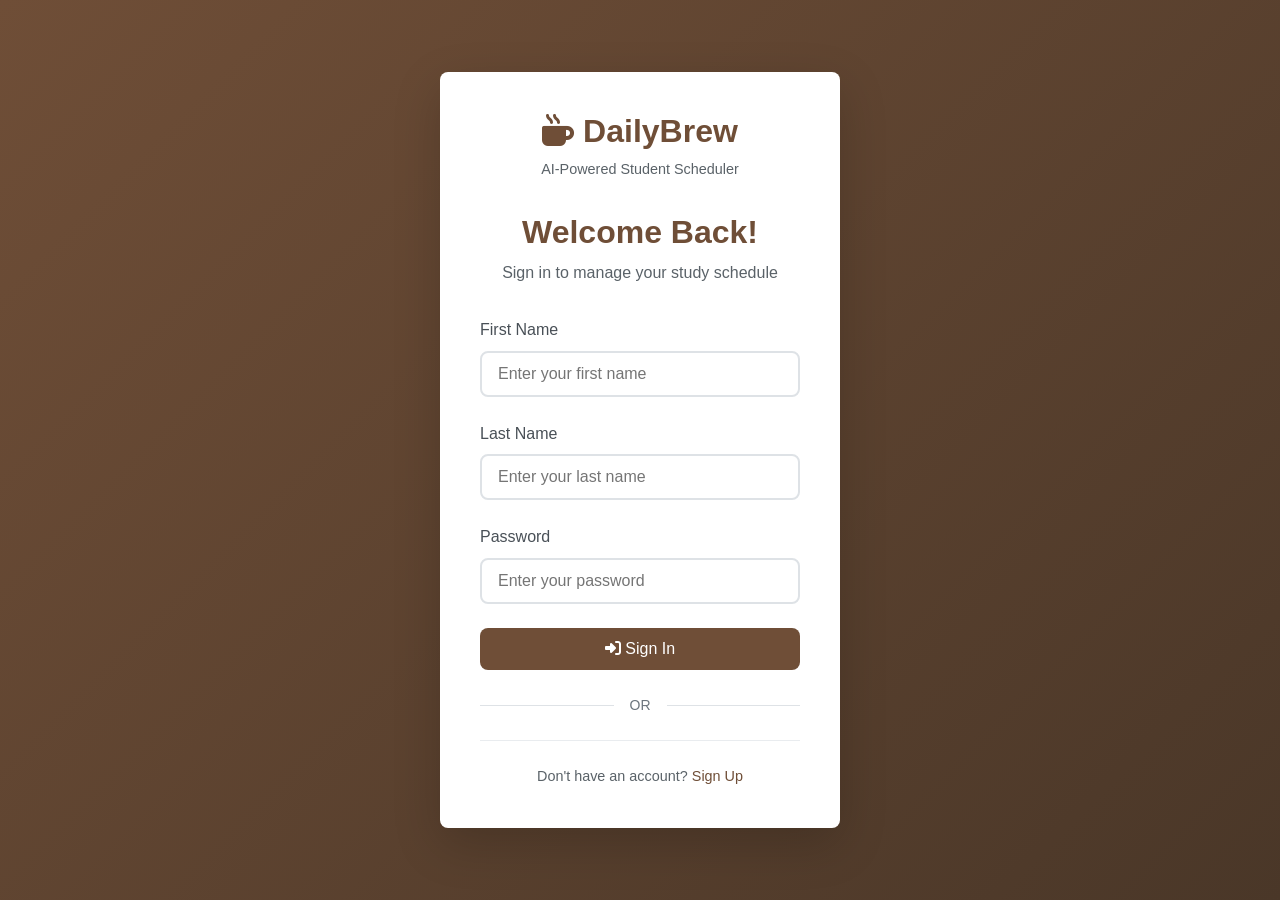
<file: DailyBrew/index.html>
<!DOCTYPE html>
<html lang="en">
<head>
    <meta charset="UTF-8">
    <meta name="viewport" content="width=device-width, initial-scale=1.0">
    <title>DailyBrew - Login</title>
    <link rel="stylesheet" href="css/styles.css">
    <link rel="stylesheet" href="https://cdnjs.cloudflare.com/ajax/libs/font-awesome/6.4.0/css/all.min.css">
    <style>
        /* Additional styles for login page */
        .login-welcome {
            text-align: center;
            margin-bottom: 2rem;
        }
        
        .login-welcome h2 {
            color: var(--primary-color);
            margin-bottom: 0.5rem;
        }
        
        .login-welcome p {
            color: var(--gray-600);
        }
        
        .divider {
            display: flex;
            align-items: center;
            margin: 1.5rem 0;
        }
        
        .divider::before,
        .divider::after {
            content: '';
            flex: 1;
            border-bottom: 1px solid var(--gray-300);
        }
        
        .divider span {
            padding: 0 1rem;
            color: var(--gray-500);
            font-size: 0.875rem;
        }
    </style>
</head>
<body>
    <div class="auth-container">
        <div class="auth-card">
            <div class="auth-logo">
                <h1><i class="fas fa-mug-hot"></i> DailyBrew</h1>
                <p>AI-Powered Student Scheduler</p>
            </div>
            
            <div class="login-welcome">
                <h2>Welcome Back!</h2>
                <p>Sign in to manage your study schedule</p>
            </div>
            
            <form id="loginForm">
                <div class="form-group">
                    <label for="firstName">First Name</label>
                    <input type="text" id="firstName" name="firstName" class="form-control" placeholder="Enter your first name" required>
                </div>
                
                <div class="form-group">
                    <label for="lastName">Last Name</label>
                    <input type="text" id="lastName" name="lastName" class="form-control" placeholder="Enter your last name" required>
                </div>
                
                <div class="form-group">
                    <label for="password">Password</label>
                    <input type="password" id="password" name="password" class="form-control" placeholder="Enter your password" required>
                </div>
                
                <button type="submit" class="btn btn-primary">
                    <i class="fas fa-sign-in-alt"></i> Sign In
                </button>
                
                <div id="loginError" class="error-message" style="display: none; text-align: center; margin-top: 1rem;"></div>
            </form>
            
            <div class="divider">
                <span>OR</span>
            </div>
            
            <div class="auth-footer">
                <p>Don't have an account? <a href="signup.html">Sign Up</a></p>
            </div>
        </div>
    </div>
    
    <div class="loading-overlay" id="loadingOverlay">
        <div class="spinner"></div>
    </div>
    
    <div class="toast-container" id="toastContainer"></div>
    
    <script src="js/auth.js"></script>
    <script>
        // Check if already logged in
        checkAuthStatus();
        
        async function checkAuthStatus() {
            try {
                const response = await fetch('php/auth.php?action=check');
                const result = await response.json();
                
                if (result.error === false && result.data.authenticated) {
                    // Already logged in, redirect to dashboard
                    window.location.href = 'dashboard.html';
                }
            } catch (error) {
                console.error('Auth check failed:', error);
            }
        }
        
        // Handle login form submission
        document.getElementById('loginForm').addEventListener('submit', async function(e) {
            e.preventDefault();
            
            const firstName = document.getElementById('firstName').value.trim();
            const lastName = document.getElementById('lastName').value.trim();
            const password = document.getElementById('password').value;
            const errorDiv = document.getElementById('loginError');
            
            if (!firstName || !lastName || !password) {
                showError('Please fill in all fields');
                return;
            }
            
            showLoading();
            errorDiv.style.display = 'none';
            
            try {
                const response = await fetch('php/auth.php?action=login', {
                    method: 'POST',
                    headers: {
                        'Content-Type': 'application/json'
                    },
                    body: JSON.stringify({
                        first_name: firstName,
                        last_name: lastName,
                        password: password
                    })
                });
                
                const result = await response.json();
                
                if (result.error) {
                    showError(result.message);
                } else {
                    // Redirect to dashboard
                    window.location.href = 'dashboard.html';
                }
            } catch (error) {
                showError('Login failed. Please try again.');
            } finally {
                hideLoading();
            }
        });
        
        function showError(message) {
            const errorDiv = document.getElementById('loginError');
            errorDiv.textContent = message;
            errorDiv.style.display = 'block';
        }
        
        function showLoading() {
            document.getElementById('loadingOverlay').classList.add('active');
        }
        
        function hideLoading() {
            document.getElementById('loadingOverlay').classList.remove('active');
        }
        
        function showToast(message, type = 'info') {
            const container = document.getElementById('toastContainer');
            const toast = document.createElement('div');
            toast.className = `toast ${type}`;
            toast.innerHTML = `
                <i class="toast-icon fas fa-${type === 'success' ? 'check-circle' : type === 'error' ? 'exclamation-circle' : 'info-circle'}"></i>
                <span class="toast-message">${message}</span>
                <button class="toast-close" onclick="this.parentElement.remove()">
                    <i class="fas fa-times"></i>
                </button>
            `;
            container.appendChild(toast);
            
            setTimeout(() => {
                toast.remove();
            }, 5000);
        }
    </script>
</body>
</html>
</file>
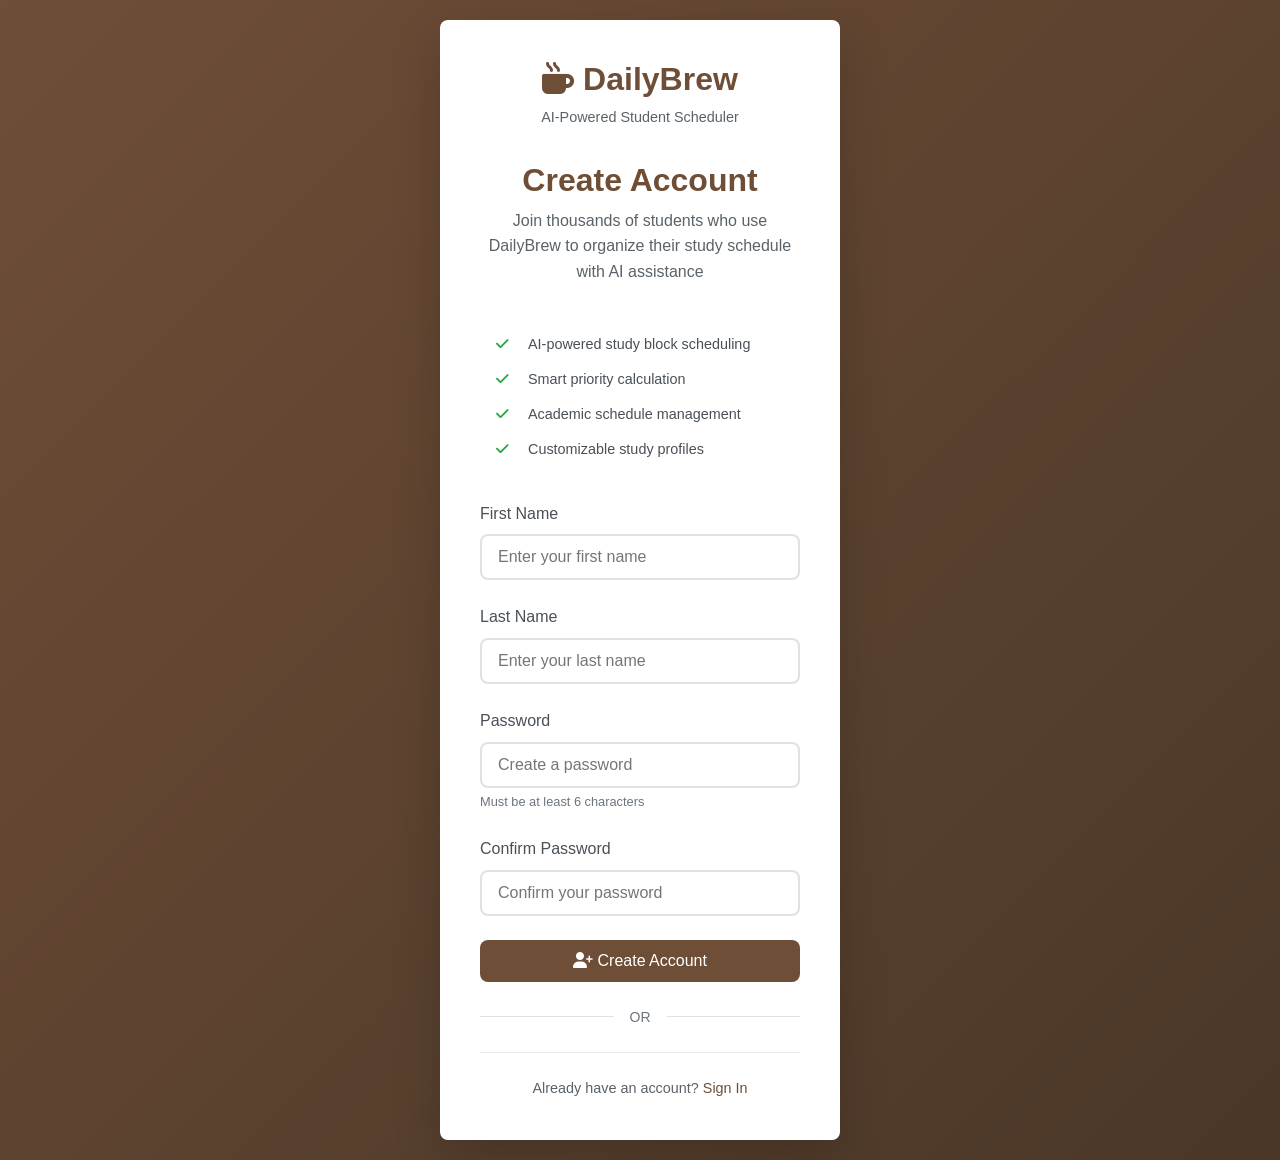
<file: DailyBrew/signup.html>
<!DOCTYPE html>
<html lang="en">
<head>
    <meta charset="UTF-8">
    <meta name="viewport" content="width=device-width, initial-scale=1.0">
    <title>DailyBrew - Sign Up</title>
    <link rel="stylesheet" href="css/styles.css">
    <link rel="stylesheet" href="https://cdnjs.cloudflare.com/ajax/libs/font-awesome/6.4.0/css/all.min.css">
    <style>
        /* Additional styles for signup page */
        .signup-intro {
            text-align: center;
            margin-bottom: 2rem;
        }
        
        .signup-intro h2 {
            color: var(--primary-color);
            margin-bottom: 0.5rem;
        }
        
        .signup-intro p {
            color: var(--gray-600);
            line-height: 1.6;
        }
        
        .features-list {
            display: flex;
            flex-direction: column;
            gap: 0.75rem;
            margin-bottom: 1.5rem;
            padding: 1rem;
            background: var(--gray-50);
            border-radius: var(--border-radius);
        }
        
        .feature-item {
            display: flex;
            align-items: center;
            gap: 0.75rem;
            color: var(--gray-700);
            font-size: 0.9rem;
        }
        
        .feature-item i {
            color: var(--success-color);
            width: 20px;
        }
        
        .divider {
            display: flex;
            align-items: center;
            margin: 1.5rem 0;
        }
        
        .divider::before,
        .divider::after {
            content: '';
            flex: 1;
            border-bottom: 1px solid var(--gray-300);
        }
        
        .divider span {
            padding: 0 1rem;
            color: var(--gray-500);
            font-size: 0.875rem;
        }
        
        .password-requirements {
            font-size: 0.8rem;
            color: var(--gray-500);
            margin-top: 0.25rem;
        }
    </style>
</head>
<body>
    <div class="auth-container">
        <div class="auth-card">
            <div class="auth-logo">
                <h1><i class="fas fa-mug-hot"></i> DailyBrew</h1>
                <p>AI-Powered Student Scheduler</p>
            </div>
            
            <div class="signup-intro">
                <h2>Create Account</h2>
                <p>Join thousands of students who use DailyBrew to organize their study schedule with AI assistance</p>
            </div>
            
            <div class="features-list">
                <div class="feature-item">
                    <i class="fas fa-check"></i>
                    <span>AI-powered study block scheduling</span>
                </div>
                <div class="feature-item">
                    <i class="fas fa-check"></i>
                    <span>Smart priority calculation</span>
                </div>
                <div class="feature-item">
                    <i class="fas fa-check"></i>
                    <span>Academic schedule management</span>
                </div>
                <div class="feature-item">
                    <i class="fas fa-check"></i>
                    <span>Customizable study profiles</span>
                </div>
            </div>
            
            <form id="signupForm">
                <div class="form-group">
                    <label for="firstName">First Name</label>
                    <input type="text" id="firstName" name="firstName" class="form-control" placeholder="Enter your first name" required>
                </div>
                
                <div class="form-group">
                    <label for="lastName">Last Name</label>
                    <input type="text" id="lastName" name="lastName" class="form-control" placeholder="Enter your last name" required>
                </div>
                
                <div class="form-group">
                    <label for="password">Password</label>
                    <input type="password" id="password" name="password" class="form-control" placeholder="Create a password" required>
                    <p class="password-requirements">Must be at least 6 characters</p>
                </div>
                
                <div class="form-group">
                    <label for="confirmPassword">Confirm Password</label>
                    <input type="password" id="confirmPassword" name="confirmPassword" class="form-control" placeholder="Confirm your password" required>
                </div>
                
                <button type="submit" class="btn btn-primary">
                    <i class="fas fa-user-plus"></i> Create Account
                </button>
                
                <div id="signupError" class="error-message" style="display: none; text-align: center; margin-top: 1rem;"></div>
            </form>
            
            <div class="divider">
                <span>OR</span>
            </div>
            
            <div class="auth-footer">
                <p>Already have an account? <a href="index.html">Sign In</a></p>
            </div>
        </div>
    </div>
    
    <div class="loading-overlay" id="loadingOverlay">
        <div class="spinner"></div>
    </div>
    
    <div class="toast-container" id="toastContainer"></div>
    
    <script>
        // Check if already logged in
        checkAuthStatus();
        
        async function checkAuthStatus() {
            try {
                const response = await fetch('php/auth.php?action=check');
                const result = await response.json();
                
                if (result.error === false && result.data.authenticated) {
                    window.location.href = 'dashboard.html';
                }
            } catch (error) {
                console.error('Auth check failed:', error);
            }
        }
        
        // Handle signup form submission
        document.getElementById('signupForm').addEventListener('submit', async function(e) {
            e.preventDefault();
            
            const firstName = document.getElementById('firstName').value.trim();
            const lastName = document.getElementById('lastName').value.trim();
            const password = document.getElementById('password').value;
            const confirmPassword = document.getElementById('confirmPassword').value;
            const errorDiv = document.getElementById('signupError');
            
            if (!firstName || !lastName || !password || !confirmPassword) {
                showError('Please fill in all fields');
                return;
            }
            
            if (password.length < 6) {
                showError('Password must be at least 6 characters');
                return;
            }
            
            if (password !== confirmPassword) {
                showError('Passwords do not match');
                return;
            }
            
            showLoading();
            errorDiv.style.display = 'none';
            
            try {
                const response = await fetch('php/auth.php?action=signup', {
                    method: 'POST',
                    headers: {
                        'Content-Type': 'application/json'
                    },
                    body: JSON.stringify({
                        first_name: firstName,
                        last_name: lastName,
                        password: password,
                        confirm_password: confirmPassword
                    })
                });
                
                const result = await response.json();
                
                if (result.error) {
                    showError(result.message);
                } else {
                    showToast('Account created successfully! Redirecting...', 'success');
                    setTimeout(() => {
                        window.location.href = 'dashboard.html';
                    }, 1500);
                }
            } catch (error) {
                showError('Signup failed. Please try again.');
            } finally {
                hideLoading();
            }
        });
        
        function showError(message) {
            const errorDiv = document.getElementById('signupError');
            errorDiv.textContent = message;
            errorDiv.style.display = 'block';
        }
        
        function showLoading() {
            document.getElementById('loadingOverlay').classList.add('active');
        }
        
        function hideLoading() {
            document.getElementById('loadingOverlay').classList.remove('active');
        }
        
        function showToast(message, type = 'info') {
            const container = document.getElementById('toastContainer');
            const toast = document.createElement('div');
            toast.className = `toast ${type}`;
            toast.innerHTML = `
                <i class="toast-icon fas fa-${type === 'success' ? 'check-circle' : type === 'error' ? 'exclamation-circle' : 'info-circle'}"></i>
                <span class="toast-message">${message}</span>
                <button class="toast-close" onclick="this.parentElement.remove()">
                    <i class="fas fa-times"></i>
                </button>
            `;
            container.appendChild(toast);
            
            setTimeout(() => {
                toast.remove();
            }, 5000);
        }
    </script>
</body>
</html>
</file>
<file: DailyBrew/css/styles.css>
/**
 * DailyBrew - Main Stylesheet
 * Student AI Scheduler Webapp
 */

/* ===== CSS Variables ===== */
:root {
    --primary-color: #6f4e37;
    --primary-light: #8b7355;
    --primary-dark: #4a3728;
    --secondary-color: #c4a77d;
    --accent-color: #e8d5b7;
    --success-color: #28a745;
    --warning-color: #ffc107;
    --danger-color: #dc3545;
    --info-color: #17a2b8;
    --dark-color: #343a40;
    --light-color: #f8f9fa;
    --white: #ffffff;
    --gray-100: #f8f9fa;
    --gray-200: #e9ecef;
    --gray-300: #dee2e6;
    --gray-400: #ced4da;
    --gray-500: #6c757d;
    --gray-600: #5a6268;
    --gray-700: #495057;
    --gray-800: #343a40;
    --shadow-sm: 0 0.125rem 0.25rem rgba(0, 0, 0, 0.075);
    --shadow-md: 0 0.5rem 1rem rgba(0, 0, 0, 0.15);
    --shadow-lg: 0 1rem 3rem rgba(0, 0, 0, 0.175);
    --border-radius: 0.5rem;
    --transition: all 0.3s ease;
}

/* ===== Base Styles ===== */
* {
    margin: 0;
    padding: 0;
    box-sizing: border-box;
}

body {
    font-family: 'Segoe UI', Tahoma, Geneva, Verdana, sans-serif;
    font-size: 16px;
    line-height: 1.6;
    color: var(--gray-800);
    background-color: var(--gray-100);
    min-height: 100vh;
}

a {
    text-decoration: none;
    color: var(--primary-color);
    transition: var(--transition);
}

a:hover {
    color: var(--primary-dark);
}

/* ===== Typography ===== */
h1, h2, h3, h4, h5, h6 {
    font-weight: 600;
    line-height: 1.2;
    margin-bottom: 1rem;
}

h1 { font-size: 2.5rem; }
h2 { font-size: 2rem; }
h3 { font-size: 1.75rem; }
h4 { font-size: 1.5rem; }
h5 { font-size: 1.25rem; }
h6 { font-size: 1rem; }

/* ===== Authentication Pages ===== */
.auth-container {
    min-height: 100vh;
    display: flex;
    align-items: center;
    justify-content: center;
    background: linear-gradient(135deg, var(--primary-color) 0%, var(--primary-dark) 100%);
    padding: 20px;
}

.auth-card {
    background: var(--white);
    border-radius: var(--border-radius);
    box-shadow: var(--shadow-lg);
    padding: 2.5rem;
    width: 100%;
    max-width: 400px;
    animation: fadeIn 0.5s ease;
}

.auth-logo {
    text-align: center;
    margin-bottom: 2rem;
}

.auth-logo h1 {
    color: var(--primary-color);
    font-size: 2rem;
    margin-bottom: 0.5rem;
}

.auth-logo p {
    color: var(--gray-600);
    font-size: 0.9rem;
}

.form-group {
    margin-bottom: 1.5rem;
}

.form-group label {
    display: block;
    margin-bottom: 0.5rem;
    font-weight: 500;
    color: var(--gray-700);
}

.form-control {
    width: 100%;
    padding: 0.75rem 1rem;
    font-size: 1rem;
    border: 2px solid var(--gray-300);
    border-radius: var(--border-radius);
    transition: var(--transition);
    background: var(--white);
}

.form-control:focus {
    outline: none;
    border-color: var(--primary-color);
    box-shadow: 0 0 0 3px rgba(111, 78, 55, 0.1);
}

.form-control.error {
    border-color: var(--danger-color);
}

.error-message {
    color: var(--danger-color);
    font-size: 0.875rem;
    margin-top: 0.25rem;
}

.btn {
    display: inline-block;
    padding: 0.75rem 1.5rem;
    font-size: 1rem;
    font-weight: 500;
    text-align: center;
    border: none;
    border-radius: var(--border-radius);
    cursor: pointer;
    transition: var(--transition);
    width: 100%;
}

.btn-primary {
    background: var(--primary-color);
    color: var(--white);
}

.btn-primary:hover {
    background: var(--primary-dark);
    color: var(--white);
    transform: translateY(-2px);
    box-shadow: var(--shadow-md);
}

.btn-secondary {
    background: var(--gray-200);
    color: var(--gray-700);
}

.btn-secondary:hover {
    background: var(--gray-300);
}

.btn-success {
    background: var(--success-color);
    color: var(--white);
}

.btn-success:hover {
    background: #218838;
}

.btn-danger {
    background: var(--danger-color);
    color: var(--white);
}

.btn-danger:hover {
    background: #c82333;
}

.btn-sm {
    padding: 0.5rem 1rem;
    font-size: 0.875rem;
    width: auto;
}

.auth-footer {
    text-align: center;
    margin-top: 1.5rem;
    padding-top: 1.5rem;
    border-top: 1px solid var(--gray-200);
}

.auth-footer p {
    color: var(--gray-600);
    font-size: 0.9rem;
}

/* ===== Dashboard Layout ===== */
.dashboard-container {
    display: flex;
    min-height: 100vh;
}

/* Sidebar */
.sidebar {
    width: 260px;
    background: var(--white);
    box-shadow: var(--shadow-md);
    display: flex;
    flex-direction: column;
    position: fixed;
    height: 100vh;
    left: 0;
    top: 0;
    z-index: 1000;
    transition: var(--transition);
}

.sidebar-header {
    padding: 1.5rem;
    border-bottom: 1px solid var(--gray-200);
}

.sidebar-logo {
    display: flex;
    align-items: center;
    gap: 0.75rem;
}

.sidebar-logo h2 {
    color: var(--primary-color);
    font-size: 1.5rem;
    margin: 0;
}

.sidebar-nav {
    flex: 1;
    padding: 1rem 0;
    overflow-y: auto;
}

.nav-item {
    display: flex;
    align-items: center;
    padding: 0.875rem 1.5rem;
    color: var(--gray-700);
    cursor: pointer;
    transition: var(--transition);
    border-left: 3px solid transparent;
}

.nav-item:hover {
    background: var(--gray-100);
    color: var(--primary-color);
}

.nav-item.active {
    background: var(--accent-color);
    color: var(--primary-dark);
    border-left-color: var(--primary-color);
    font-weight: 600;
}

.nav-item i {
    margin-right: 0.75rem;
    width: 20px;
    text-align: center;
}

.sidebar-footer {
    padding: 1rem 1.5rem;
    border-top: 1px solid var(--gray-200);
}

.user-info {
    display: flex;
    align-items: center;
    gap: 0.75rem;
}

.user-avatar {
    width: 40px;
    height: 40px;
    border-radius: 50%;
    background: var(--primary-color);
    color: var(--white);
    display: flex;
    align-items: center;
    justify-content: center;
    font-weight: 600;
}

.user-details {
    flex: 1;
}

.user-name {
    font-weight: 600;
    color: var(--gray-800);
    font-size: 0.9rem;
}

.user-email {
    font-size: 0.8rem;
    color: var(--gray-500);
}

/* Main Content */
.main-content {
    flex: 1;
    margin-left: 260px;
    padding: 2rem;
    background: var(--gray-100);
    min-height: 100vh;
}

.page-header {
    display: flex;
    justify-content: space-between;
    align-items: center;
    margin-bottom: 2rem;
}

.page-title {
    color: var(--gray-800);
    margin: 0;
}

.page-subtitle {
    color: var(--gray-600);
    font-size: 0.9rem;
    margin-top: 0.25rem;
}

/* ===== Cards ===== */
.card {
    background: var(--white);
    border-radius: var(--border-radius);
    box-shadow: var(--shadow-sm);
    margin-bottom: 1.5rem;
    overflow: hidden;
}

.card-header {
    padding: 1rem 1.5rem;
    border-bottom: 1px solid var(--gray-200);
    background: var(--gray-50);
    display: flex;
    justify-content: space-between;
    align-items: center;
}

.card-title {
    font-size: 1.1rem;
    font-weight: 600;
    color: var(--gray-800);
    margin: 0;
}

.card-body {
    padding: 1.5rem;
}

.card-footer {
    padding: 1rem 1.5rem;
    border-top: 1px solid var(--gray-200);
    background: var(--gray-50);
}

/* ===== Calendar ===== */
.calendar-container {
    background: var(--white);
    border-radius: var(--border-radius);
    box-shadow: var(--shadow-sm);
    padding: 1rem;
}

.calendar-header {
    display: flex;
    justify-content: space-between;
    align-items: center;
    margin-bottom: 1rem;
}

.calendar-nav {
    display: flex;
    gap: 0.5rem;
}

.calendar-nav button {
    padding: 0.5rem 1rem;
    border: 1px solid var(--gray-300);
    background: var(--white);
    border-radius: var(--border-radius);
    cursor: pointer;
    transition: var(--transition);
}

.calendar-nav button:hover {
    background: var(--gray-100);
}

.calendar-title {
    font-size: 1.25rem;
    font-weight: 600;
    color: var(--gray-800);
}

.view-switcher {
    display: flex;
    gap: 0.25rem;
    background: var(--gray-200);
    padding: 0.25rem;
    border-radius: var(--border-radius);
}

.view-btn {
    padding: 0.5rem 1rem;
    border: none;
    background: transparent;
    border-radius: calc(var(--border-radius) - 0.25rem);
    cursor: pointer;
    transition: var(--transition);
    font-size: 0.875rem;
    color: var(--gray-600);
}

.view-btn.active {
    background: var(--white);
    color: var(--primary-color);
    box-shadow: var(--shadow-sm);
}

/* FullCalendar Custom Styles */
#calendar {
    max-width: 100%;
    font-size: 0.875rem;
}

.fc {
    font-family: inherit;
}

.fc .fc-toolbar-title {
    font-size: 1.25rem;
    color: var(--gray-800);
}

.fc .fc-button-primary {
    background-color: var(--primary-color);
    border-color: var(--primary-color);
}

.fc .fc-button-primary:hover {
    background-color: var(--primary-dark);
    border-color: var(--primary-dark);
}

.fc .fc-button-primary:disabled {
    background-color: var(--gray-400);
    border-color: var(--gray-400);
}

.fc-event {
    border: none;
    padding: 2px 4px;
    font-size: 0.8rem;
    cursor: pointer;
}

.fc-event:hover {
    opacity: 0.9;
}

.fc .fc-daygrid-day.fc-day-today {
    background: var(--accent-color);
}

.fc-event.study-block {
    cursor: move;
}

/* ===== Task List ===== */
.task-list {
    max-height: 500px;
    overflow-y: auto;
}

.task-item {
    display: flex;
    align-items: flex-start;
    padding: 1rem;
    border-bottom: 1px solid var(--gray-200);
    transition: var(--transition);
}

.task-item:last-child {
    border-bottom: none;
}

.task-item:hover {
    background: var(--gray-50);
}

.task-priority {
    width: 8px;
    height: 8px;
    border-radius: 50%;
    margin-right: 1rem;
    margin-top: 0.5rem;
    flex-shrink: 0;
}

.task-priority.high {
    background: var(--danger-color);
}

.task-priority.medium {
    background: var(--warning-color);
}

.task-priority.low {
    background: var(--info-color);
}

.task-content {
    flex: 1;
}

.task-title {
    font-weight: 600;
    color: var(--gray-800);
    margin-bottom: 0.25rem;
}

.task-meta {
    font-size: 0.8rem;
    color: var(--gray-500);
    display: flex;
    gap: 1rem;
}

.task-actions {
    display: flex;
    gap: 0.5rem;
    margin-left: 1rem;
}

.task-actions button {
    padding: 0.25rem 0.5rem;
    border: none;
    background: transparent;
    cursor: pointer;
    color: var(--gray-500);
    transition: var(--transition);
}

.task-actions button:hover {
    color: var(--primary-color);
}

.task-actions button.delete:hover {
    color: var(--danger-color);
}

/* ===== Modal ===== */
.modal-overlay {
    position: fixed;
    top: 0;
    left: 0;
    right: 0;
    bottom: 0;
    background: rgba(0, 0, 0, 0.5);
    display: flex;
    align-items: center;
    justify-content: center;
    z-index: 2000;
    opacity: 0;
    visibility: hidden;
    transition: var(--transition);
}

.modal-overlay.active {
    opacity: 1;
    visibility: visible;
}

.modal {
    background: var(--white);
    border-radius: var(--border-radius);
    box-shadow: var(--shadow-lg);
    width: 90%;
    max-width: 500px;
    max-height: 90vh;
    overflow-y: auto;
    transform: translateY(-20px);
    transition: var(--transition);
}

.modal-overlay.active .modal {
    transform: translateY(0);
}

.modal-header {
    padding: 1rem 1.5rem;
    border-bottom: 1px solid var(--gray-200);
    display: flex;
    justify-content: space-between;
    align-items: center;
}

.modal-title {
    font-size: 1.25rem;
    font-weight: 600;
    color: var(--gray-800);
    margin: 0;
}

.modal-close {
    background: none;
    border: none;
    font-size: 1.5rem;
    cursor: pointer;
    color: var(--gray-500);
    line-height: 1;
}

.modal-close:hover {
    color: var(--gray-700);
}

.modal-body {
    padding: 1.5rem;
}

.modal-footer {
    padding: 1rem 1.5rem;
    border-top: 1px solid var(--gray-200);
    display: flex;
    justify-content: flex-end;
    gap: 0.75rem;
}

/* ===== Settings ===== */
.settings-section {
    margin-bottom: 2rem;
}

.settings-section h3 {
    font-size: 1.1rem;
    color: var(--gray-800);
    margin-bottom: 1rem;
    padding-bottom: 0.5rem;
    border-bottom: 2px solid var(--primary-color);
    display: inline-block;
}

.setting-item {
    display: flex;
    justify-content: space-between;
    align-items: center;
    padding: 1rem 0;
    border-bottom: 1px solid var(--gray-200);
}

.setting-item:last-child {
    border-bottom: none;
}

.setting-label {
    flex: 1;
}

.setting-label strong {
    display: block;
    color: var(--gray-800);
    margin-bottom: 0.25rem;
}

.setting-label small {
    color: var(--gray-500);
    font-size: 0.8rem;
}

.setting-control {
    min-width: 150px;
    text-align: right;
}

/* Form Select */
.form-select {
    width: 100%;
    padding: 0.5rem 1rem;
    border: 2px solid var(--gray-300);
    border-radius: var(--border-radius);
    background: var(--white);
    font-size: 0.9rem;
    cursor: pointer;
    transition: var(--transition);
}

.form-select:focus {
    outline: none;
    border-color: var(--primary-color);
}

/* Form Input Group */
.input-group {
    display: flex;
    gap: 0.5rem;
}

.input-group .form-control {
    flex: 1;
}

/* ===== Schedule Editor ===== */
.schedule-list {
    max-height: 400px;
    overflow-y: auto;
}

.schedule-item {
    display: flex;
    align-items: center;
    justify-content: space-between;
    padding: 0.75rem;
    background: var(--gray-50);
    border-radius: var(--border-radius);
    margin-bottom: 0.5rem;
}

.schedule-day {
    font-weight: 600;
    color: var(--gray-700);
    min-width: 100px;
}

.schedule-time {
    color: var(--gray-600);
    flex: 1;
    text-align: center;
}

.schedule-title {
    color: var(--gray-500);
    font-size: 0.9rem;
    flex: 1;
}

/* ===== Tour Overlay ===== */
.tour-overlay {
    position: fixed;
    top: 0;
    left: 0;
    right: 0;
    bottom: 0;
    background: rgba(0, 0, 0, 0.7);
    z-index: 3000;
    display: flex;
    align-items: center;
    justify-content: center;
    opacity: 0;
    visibility: hidden;
    transition: var(--transition);
}

.tour-overlay.active {
    opacity: 1;
    visibility: visible;
}

.tour-card {
    background: var(--white);
    border-radius: var(--border-radius);
    box-shadow: var(--shadow-lg);
    padding: 2rem;
    max-width: 500px;
    text-align: center;
    transform: scale(0.9);
    transition: var(--transition);
}

.tour-overlay.active .tour-card {
    transform: scale(1);
}

.tour-icon {
    font-size: 4rem;
    margin-bottom: 1rem;
}

.tour-title {
    font-size: 1.5rem;
    color: var(--gray-800);
    margin-bottom: 0.5rem;
}

.tour-text {
    color: var(--gray-600);
    margin-bottom: 1.5rem;
    line-height: 1.6;
}

.tour-progress {
    display: flex;
    justify-content: center;
    gap: 0.5rem;
    margin-bottom: 1.5rem;
}

.tour-dot {
    width: 10px;
    height: 10px;
    border-radius: 50%;
    background: var(--gray-300);
}

.tour-dot.active {
    background: var(--primary-color);
}

/* ===== Stats Cards ===== */
.stats-grid {
    display: grid;
    grid-template-columns: repeat(auto-fit, minmax(200px, 1fr));
    gap: 1rem;
    margin-bottom: 2rem;
}

.stat-card {
    background: var(--white);
    border-radius: var(--border-radius);
    box-shadow: var(--shadow-sm);
    padding: 1.5rem;
    display: flex;
    align-items: center;
    gap: 1rem;
}

.stat-icon {
    width: 50px;
    height: 50px;
    border-radius: 50%;
    display: flex;
    align-items: center;
    justify-content: center;
    font-size: 1.5rem;
    color: var(--white);
}

.stat-icon.primary {
    background: var(--primary-color);
}

.stat-icon.success {
    background: var(--success-color);
}

.stat-icon.warning {
    background: var(--warning-color);
}

.stat-icon.danger {
    background: var(--danger-color);
}

.stat-content h4 {
    font-size: 1.75rem;
    color: var(--gray-800);
    margin: 0;
    line-height: 1;
}

.stat-content p {
    color: var(--gray-500);
    font-size: 0.875rem;
    margin: 0.25rem 0 0;
}

/* ===== Toast Notifications ===== */
.toast-container {
    position: fixed;
    top: 20px;
    right: 20px;
    z-index: 4000;
    display: flex;
    flex-direction: column;
    gap: 0.5rem;
}

.toast {
    background: var(--white);
    border-radius: var(--border-radius);
    box-shadow: var(--shadow-lg);
    padding: 1rem 1.5rem;
    display: flex;
    align-items: center;
    gap: 0.75rem;
    min-width: 300px;
    animation: slideIn 0.3s ease;
}

.toast.success {
    border-left: 4px solid var(--success-color);
}

.toast.error {
    border-left: 4px solid var(--danger-color);
}

.toast.warning {
    border-left: 4px solid var(--warning-color);
}

.toast.info {
    border-left: 4px solid var(--info-color);
}

.toast-icon {
    font-size: 1.25rem;
}

.toast-message {
    flex: 1;
    color: var(--gray-800);
}

.toast-close {
    background: none;
    border: none;
    cursor: pointer;
    color: var(--gray-500);
    font-size: 1rem;
}

/* ===== Loading Spinner ===== */
.loading-overlay {
    position: fixed;
    top: 0;
    left: 0;
    right: 0;
    bottom: 0;
    background: rgba(255, 255, 255, 0.8);
    display: flex;
    align-items: center;
    justify-content: center;
    z-index: 5000;
    opacity: 0;
    visibility: hidden;
    transition: var(--transition);
}

.loading-overlay.active {
    opacity: 1;
    visibility: visible;
}

.spinner {
    width: 50px;
    height: 50px;
    border: 4px solid var(--gray-200);
    border-top-color: var(--primary-color);
    border-radius: 50%;
    animation: spin 1s linear infinite;
}

/* ===== Empty States ===== */
.empty-state {
    text-align: center;
    padding: 3rem 1rem;
    color: var(--gray-500);
}

.empty-state-icon {
    font-size: 3rem;
    margin-bottom: 1rem;
    opacity: 0.5;
}

.empty-state h4 {
    color: var(--gray-700);
    margin-bottom: 0.5rem;
}

.empty-state p {
    font-size: 0.9rem;
    max-width: 300px;
    margin: 0 auto;
}

/* ===== Responsive ===== */
@media (max-width: 992px) {
    .sidebar {
        transform: translateX(-100%);
    }
    
    .sidebar.open {
        transform: translateX(0);
    }
    
    .main-content {
        margin-left: 0;
    }
}

@media (max-width: 768px) {
    .auth-card {
        padding: 1.5rem;
    }
    
    .page-header {
        flex-direction: column;
        align-items: flex-start;
        gap: 1rem;
    }
    
    .stats-grid {
        grid-template-columns: 1fr;
    }
    
    .modal {
        width: 95%;
        margin: 1rem;
    }
}

/* ===== Animations ===== */
@keyframes fadeIn {
    from {
        opacity: 0;
        transform: translateY(20px);
    }
    to {
        opacity: 1;
        transform: translateY(0);
    }
}

@keyframes slideIn {
    from {
        opacity: 0;
        transform: translateX(100px);
    }
    to {
        opacity: 1;
        transform: translateX(0);
    }
}

@keyframes spin {
    to {
        transform: rotate(360deg);
    }
}

/* ===== Utility Classes ===== */
.text-center { text-align: center; }
.text-right { text-align: right; }
.text-muted { color: var(--gray-500); }
.text-primary { color: var(--primary-color); }
.text-success { color: var(--success-color); }
.text-danger { color: var(--danger-color); }
.text-warning { color: var(--warning-color); }

.mt-1 { margin-top: 0.5rem; }
.mt-2 { margin-top: 1rem; }
.mt-3 { margin-top: 1.5rem; }
.mt-4 { margin-top: 2rem; }

.mb-1 { margin-bottom: 0.5rem; }
.mb-2 { margin-bottom: 1rem; }
.mb-3 { margin-bottom: 1.5rem; }
.mb-4 { margin-bottom: 2rem; }

.d-none { display: none; }
.d-flex { display: flex; }
.align-items-center { align-items: center; }
.justify-content-between { justify-content: space-between; }
.gap-1 { gap: 0.5rem; }
.gap-2 { gap: 1rem; }

.hidden {
    display: none !important;
}
</file>
